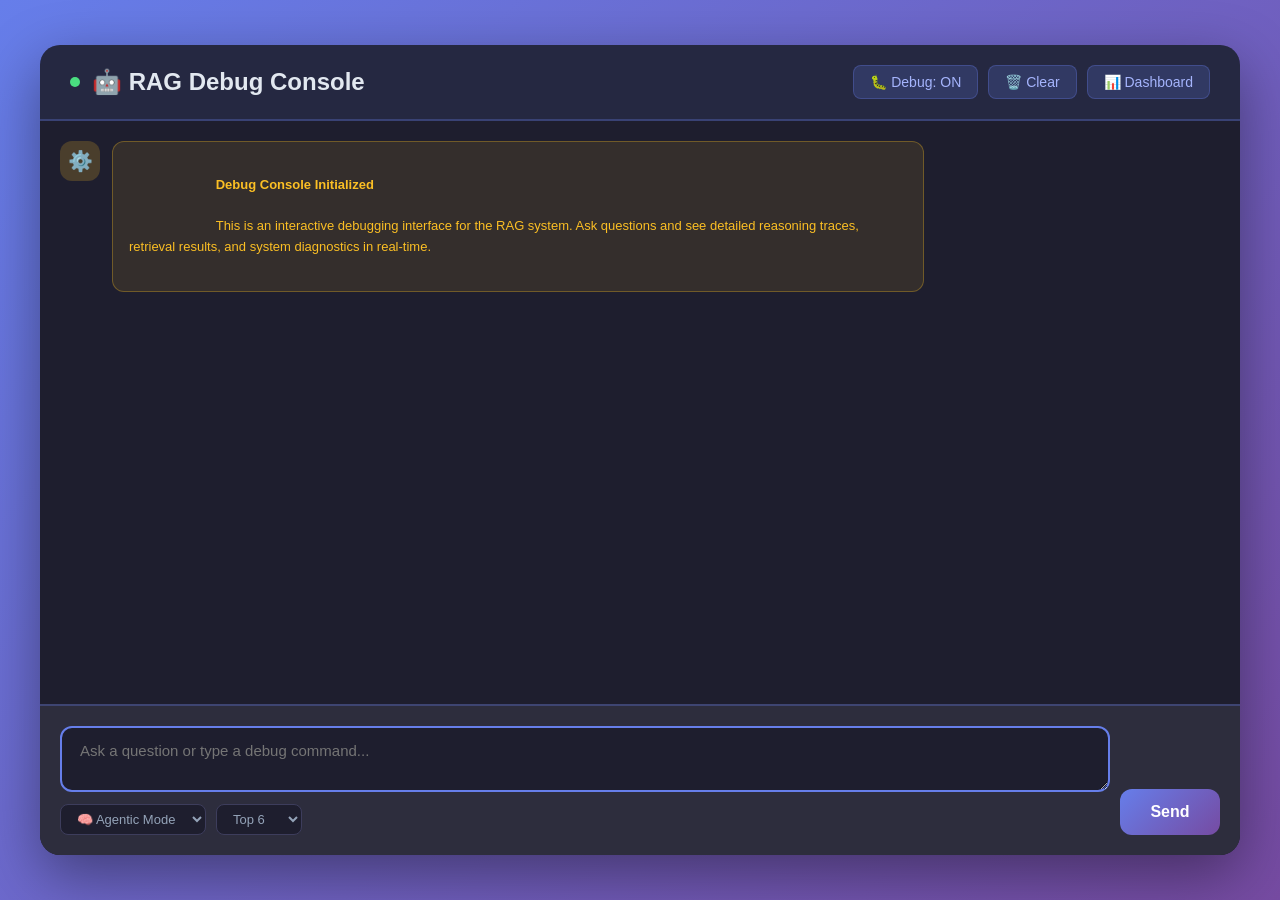
<file: static/debug.html>
<!DOCTYPE html>
<html lang="en">
<head>
    <meta charset="UTF-8">
    <meta name="viewport" content="width=device-width, initial-scale=1.0">
    <title>RAG Debug Chatbot</title>
    <style>
        * {
            margin: 0;
            padding: 0;
            box-sizing: border-box;
        }
        
        body {
            font-family: -apple-system, BlinkMacSystemFont, 'Segoe UI', Roboto, Oxygen, Ubuntu, Cantarell, sans-serif;
            background: linear-gradient(135deg, #667eea 0%, #764ba2 100%);
            height: 100vh;
            display: flex;
            justify-content: center;
            align-items: center;
            padding: 20px;
        }
        
        .chat-container {
            width: 100%;
            max-width: 1200px;
            height: 90vh;
            background: #1e1e2e;
            border-radius: 20px;
            box-shadow: 0 20px 60px rgba(0, 0, 0, 0.4);
            display: flex;
            flex-direction: column;
            overflow: hidden;
        }
        
        .chat-header {
            background: rgba(102, 126, 234, 0.1);
            padding: 20px 30px;
            border-bottom: 2px solid rgba(102, 126, 234, 0.3);
            display: flex;
            justify-content: space-between;
            align-items: center;
        }
        
        .header-title {
            display: flex;
            align-items: center;
            gap: 12px;
        }
        
        .header-title h1 {
            font-size: 1.5em;
            color: #e2e8f0;
            font-weight: 600;
        }
        
        .status-indicator {
            width: 10px;
            height: 10px;
            border-radius: 50%;
            background: #4ade80;
            animation: pulse 2s infinite;
        }
        
        @keyframes pulse {
            0%, 100% { opacity: 1; }
            50% { opacity: 0.5; }
        }
        
        .header-actions {
            display: flex;
            gap: 10px;
        }
        
        .btn-header {
            padding: 8px 16px;
            background: rgba(102, 126, 234, 0.2);
            color: #a5b4fc;
            border: 1px solid rgba(102, 126, 234, 0.3);
            border-radius: 8px;
            cursor: pointer;
            font-size: 14px;
            transition: all 0.3s;
        }
        
        .btn-header:hover {
            background: rgba(102, 126, 234, 0.3);
            color: #e2e8f0;
        }
        
        .chat-messages {
            flex: 1;
            overflow-y: auto;
            padding: 20px;
            display: flex;
            flex-direction: column;
            gap: 16px;
        }
        
        .message {
            display: flex;
            gap: 12px;
            animation: slideIn 0.3s ease-out;
        }
        
        @keyframes slideIn {
            from {
                opacity: 0;
                transform: translateY(10px);
            }
            to {
                opacity: 1;
                transform: translateY(0);
            }
        }
        
        .message.user {
            flex-direction: row-reverse;
        }
        
        .message-avatar {
            width: 40px;
            height: 40px;
            border-radius: 12px;
            display: flex;
            align-items: center;
            justify-content: center;
            font-size: 20px;
            flex-shrink: 0;
        }
        
        .message.user .message-avatar {
            background: linear-gradient(135deg, #667eea 0%, #764ba2 100%);
        }
        
        .message.assistant .message-avatar {
            background: rgba(74, 222, 128, 0.2);
        }
        
        .message.system .message-avatar {
            background: rgba(251, 191, 36, 0.2);
        }
        
        .message-content {
            flex: 1;
            max-width: 70%;
        }
        
        .message.user .message-content {
            background: linear-gradient(135deg, #667eea 0%, #764ba2 100%);
            color: white;
            border-radius: 18px 18px 4px 18px;
            padding: 14px 18px;
        }
        
        .message.assistant .message-content {
            background: #2d2d3d;
            color: #e2e8f0;
            border-radius: 18px 18px 18px 4px;
            padding: 14px 18px;
        }
        
        .message.system .message-content {
            background: rgba(251, 191, 36, 0.1);
            color: #fbbf24;
            border-radius: 12px;
            padding: 12px 16px;
            font-size: 13px;
            border: 1px solid rgba(251, 191, 36, 0.3);
        }
        
        .message-header {
            display: flex;
            justify-content: space-between;
            align-items: center;
            margin-bottom: 6px;
            font-size: 12px;
            opacity: 0.7;
        }
        
        .message-text {
            line-height: 1.6;
            white-space: pre-wrap;
            word-wrap: break-word;
        }
        
        .debug-panel {
            margin-top: 10px;
            padding: 12px;
            background: rgba(0, 0, 0, 0.3);
            border-radius: 8px;
            font-size: 12px;
            font-family: 'Courier New', monospace;
        }
        
        .debug-title {
            color: #a78bfa;
            font-weight: 600;
            margin-bottom: 8px;
            display: flex;
            align-items: center;
            gap: 6px;
            cursor: pointer;
        }
        
        .debug-content {
            color: #94a3b8;
            line-height: 1.6;
            max-height: 300px;
            overflow-y: auto;
        }
        
        .debug-item {
            margin: 4px 0;
            padding: 4px 8px;
            background: rgba(0, 0, 0, 0.2);
            border-radius: 4px;
            border-left: 2px solid #667eea;
        }
        
        .badge {
            display: inline-block;
            padding: 4px 10px;
            background: rgba(102, 126, 234, 0.2);
            border-radius: 12px;
            font-size: 11px;
            margin: 2px;
            color: #a5b4fc;
        }
        
        .sources-list {
            margin-top: 10px;
        }
        
        .source-item {
            background: rgba(0, 0, 0, 0.2);
            padding: 8px;
            margin: 6px 0;
            border-radius: 6px;
            font-size: 13px;
            border-left: 3px solid #4ade80;
        }
        
        .source-header {
            display: flex;
            justify-content: space-between;
            margin-bottom: 4px;
            color: #4ade80;
            font-weight: 600;
        }
        
        .source-text {
            color: #94a3b8;
            font-size: 12px;
            line-height: 1.5;
        }
        
        .chat-input-container {
            padding: 20px;
            background: #2d2d3d;
            border-top: 2px solid rgba(102, 126, 234, 0.3);
        }
        
        .input-wrapper {
            display: flex;
            gap: 10px;
            align-items: flex-end;
        }
        
        .input-controls {
            flex: 1;
        }
        
        .chat-input {
            width: 100%;
            padding: 14px 18px;
            background: #1e1e2e;
            border: 2px solid #3d3d5c;
            border-radius: 12px;
            color: #e2e8f0;
            font-size: 15px;
            font-family: inherit;
            resize: vertical;
            min-height: 50px;
            max-height: 150px;
            transition: border-color 0.3s;
        }
        
        .chat-input:focus {
            outline: none;
            border-color: #667eea;
        }
        
        .input-options {
            display: flex;
            gap: 10px;
            margin-top: 8px;
        }
        
        .option-select {
            padding: 6px 12px;
            background: #1e1e2e;
            border: 1px solid #3d3d5c;
            border-radius: 8px;
            color: #94a3b8;
            font-size: 13px;
            cursor: pointer;
        }
        
        .btn-send {
            padding: 14px 28px;
            background: linear-gradient(135deg, #667eea 0%, #764ba2 100%);
            color: white;
            border: none;
            border-radius: 12px;
            cursor: pointer;
            font-size: 16px;
            font-weight: 600;
            transition: all 0.3s;
            min-width: 100px;
        }
        
        .btn-send:hover:not(:disabled) {
            transform: translateY(-2px);
            box-shadow: 0 4px 20px rgba(102, 126, 234, 0.4);
        }
        
        .btn-send:disabled {
            opacity: 0.5;
            cursor: not-allowed;
        }
        
        .typing-indicator {
            display: flex;
            gap: 4px;
            padding: 12px;
        }
        
        .typing-dot {
            width: 8px;
            height: 8px;
            background: #667eea;
            border-radius: 50%;
            animation: typing 1.4s infinite;
        }
        
        .typing-dot:nth-child(2) {
            animation-delay: 0.2s;
        }
        
        .typing-dot:nth-child(3) {
            animation-delay: 0.4s;
        }
        
        @keyframes typing {
            0%, 60%, 100% {
                transform: translateY(0);
            }
            30% {
                transform: translateY(-10px);
            }
        }
        
        .collapsible {
            max-height: 0;
            overflow: hidden;
            transition: max-height 0.3s ease-out;
        }
        
        .collapsible.expanded {
            max-height: 500px;
        }
        
        ::-webkit-scrollbar {
            width: 8px;
        }
        
        ::-webkit-scrollbar-track {
            background: #1e1e2e;
        }
        
        ::-webkit-scrollbar-thumb {
            background: #3d3d5c;
            border-radius: 4px;
        }
        
        ::-webkit-scrollbar-thumb:hover {
            background: #4d4d6c;
        }
    </style>
</head>
<body>
    <div class="chat-container">
        <div class="chat-header">
            <div class="header-title">
                <div class="status-indicator"></div>
                <h1>🤖 RAG Debug Console</h1>
            </div>
            <div class="header-actions">
                <button class="btn-header" onclick="toggleDebugMode()">
                    <span id="debug-mode-text">🐛 Debug: ON</span>
                </button>
                <button class="btn-header" onclick="clearChat()">🗑️ Clear</button>
                <button class="btn-header" onclick="window.location.href='/'">📊 Dashboard</button>
            </div>
        </div>
        
        <div class="chat-messages" id="chat-messages">
            <div class="message system">
                <div class="message-avatar">⚙️</div>
                <div class="message-content">
                    <div class="message-text">
                        <strong>Debug Console Initialized</strong><br>
                        This is an interactive debugging interface for the RAG system. Ask questions and see detailed reasoning traces, retrieval results, and system diagnostics in real-time.
                    </div>
                </div>
            </div>
        </div>
        
        <div class="chat-input-container">
            <div class="input-wrapper">
                <div class="input-controls">
                    <textarea 
                        class="chat-input" 
                        id="user-input" 
                        placeholder="Ask a question or type a debug command..."
                        onkeydown="handleKeyPress(event)"
                    ></textarea>
                    <div class="input-options">
                        <select class="option-select" id="query-mode">
                            <option value="agentic">🧠 Agentic Mode</option>
                            <option value="simple">⚡ Simple Mode</option>
                        </select>
                        <select class="option-select" id="top-k">
                            <option value="3">Top 3</option>
                            <option value="5">Top 5</option>
                            <option value="6" selected>Top 6</option>
                            <option value="10">Top 10</option>
                        </select>
                    </div>
                </div>
                <button class="btn-send" id="send-btn" onclick="sendMessage()">
                    Send
                </button>
            </div>
        </div>
    </div>
    
    <script>
        const API_BASE = window.location.origin;
        let debugMode = true;
        let messageCount = 0;
        
        function toggleDebugMode() {
            debugMode = !debugMode;
            document.getElementById('debug-mode-text').textContent = 
                debugMode ? '🐛 Debug: ON' : '🐛 Debug: OFF';
        }
        
        function clearChat() {
            if (confirm('Clear all messages?')) {
                const container = document.getElementById('chat-messages');
                container.innerHTML = `
                    <div class="message system">
                        <div class="message-avatar">⚙️</div>
                        <div class="message-content">
                            <div class="message-text">Chat cleared. Ready for new queries.</div>
                        </div>
                    </div>
                `;
                messageCount = 0;
            }
        }
        
        function handleKeyPress(event) {
            if (event.key === 'Enter' && !event.shiftKey) {
                event.preventDefault();
                sendMessage();
            }
        }
        
        function addMessage(type, content, metadata = null) {
            const container = document.getElementById('chat-messages');
            const messageDiv = document.createElement('div');
            messageDiv.className = `message ${type}`;
            
            let avatar = '👤';
            if (type === 'assistant') avatar = '🤖';
            if (type === 'system') avatar = '⚙️';
            
            let html = `
                <div class="message-avatar">${avatar}</div>
                <div class="message-content">
            `;
            
            if (type === 'user') {
                html += `<div class="message-text">${escapeHtml(content)}</div>`;
            } else if (type === 'assistant') {
                html += `
                    <div class="message-header">
                        <span>Assistant</span>
                        <span>${new Date().toLocaleTimeString()}</span>
                    </div>
                    <div class="message-text">${escapeHtml(content)}</div>
                `;
                
                if (metadata && debugMode) {
                    html += createDebugPanel(metadata);
                }
            } else {
                html += `<div class="message-text">${content}</div>`;
            }
            
            html += `</div>`;
            messageDiv.innerHTML = html;
            
            container.appendChild(messageDiv);
            container.scrollTop = container.scrollHeight;
            
            messageCount++;
        }
        
        function createDebugPanel(metadata) {
            let html = '<div class="debug-panel">';
            
            // Statistics
            html += `
                <div class="debug-title" onclick="toggleSection(this)">
                    📊 Statistics ▼
                </div>
                <div class="debug-content">
            `;
            
            if (metadata.mode === 'agentic') {
                html += `
                    <span class="badge">⚡ Iterations: ${metadata.iterations}</span>
                    <span class="badge">📚 Chunks: ${metadata.chunks}</span>
                    <span class="badge">⏱️ Time: ${metadata.time}s</span>
                `;
                
                if (metadata.confidence) {
                    const confPercent = (metadata.confidence * 100).toFixed(1);
                    const confColor = metadata.confidence >= 0.7 ? '#4ade80' : '#fbbf24';
                    html += `<span class="badge" style="background: ${confColor}20; color: ${confColor}">🎯 Confidence: ${confPercent}%</span>`;
                }
                
                if (metadata.verification !== undefined) {
                    const verifyColor = metadata.verification ? '#4ade80' : '#f87171';
                    html += `<span class="badge" style="background: ${verifyColor}20; color: ${verifyColor}">✓ Verified: ${metadata.verification}</span>`;
                }
            } else {
                html += `
                    <span class="badge">📚 Chunks: ${metadata.chunks}</span>
                `;
            }
            
            html += '</div>';
            
            // Reasoning Trace
            if (metadata.reasoning && metadata.reasoning.length > 0) {
                html += `
                    <div class="debug-title" onclick="toggleSection(this)">
                        🧠 Reasoning Trace ▼
                    </div>
                    <div class="debug-content collapsible">
                `;
                
                metadata.reasoning.forEach((step, idx) => {
                    html += `<div class="debug-item"><strong>Step ${idx + 1}:</strong> ${escapeHtml(step)}</div>`;
                });
                
                html += '</div>';
            }
            
            // Sources
            if (metadata.sources && metadata.sources.length > 0) {
                html += `
                    <div class="debug-title" onclick="toggleSection(this)">
                        📄 Sources (${metadata.sources.length}) ▼
                    </div>
                    <div class="debug-content collapsible">
                        <div class="sources-list">
                `;
                
                metadata.sources.forEach((source, idx) => {
                    const similarity = source.similarity ? (source.similarity * 100).toFixed(1) : 'N/A';
                    const sourceName = typeof source === 'string' ? source : source.source;
                    const sourceText = source.text || '';
                    
                    html += `
                        <div class="source-item">
                            <div class="source-header">
                                <span>📄 ${escapeHtml(sourceName)}</span>
                                <span>${similarity}%</span>
                            </div>
                            ${sourceText ? `<div class="source-text">${escapeHtml(sourceText)}</div>` : ''}
                        </div>
                    `;
                });
                
                html += '</div></div>';
            }
            
            html += '</div>';
            return html;
        }
        
        function toggleSection(element) {
            const content = element.nextElementSibling;
            if (content.classList.contains('collapsible')) {
                content.classList.toggle('expanded');
                element.textContent = content.classList.contains('expanded') 
                    ? element.textContent.replace('▶', '▼')
                    : element.textContent.replace('▼', '▶');
            }
        }
        
        function addTypingIndicator() {
            const container = document.getElementById('chat-messages');
            const typingDiv = document.createElement('div');
            typingDiv.className = 'message assistant';
            typingDiv.id = 'typing-indicator';
            typingDiv.innerHTML = `
                <div class="message-avatar">🤖</div>
                <div class="message-content">
                    <div class="typing-indicator">
                        <div class="typing-dot"></div>
                        <div class="typing-dot"></div>
                        <div class="typing-dot"></div>
                    </div>
                </div>
            `;
            container.appendChild(typingDiv);
            container.scrollTop = container.scrollHeight;
        }
        
        function removeTypingIndicator() {
            const indicator = document.getElementById('typing-indicator');
            if (indicator) indicator.remove();
        }
        
        async function sendMessage() {
            const input = document.getElementById('user-input');
            const query = input.value.trim();
            
            if (!query) return;
            
            const mode = document.getElementById('query-mode').value;
            const topK = parseInt(document.getElementById('top-k').value);
            
            // Add user message
            addMessage('user', query);
            input.value = '';
            
            // Disable send button
            const sendBtn = document.getElementById('send-btn');
            sendBtn.disabled = true;
            sendBtn.textContent = 'Processing...';
            
            // Show typing indicator
            addTypingIndicator();
            
            try {
                const endpoint = mode === 'agentic' ? '/query/agentic' : '/query/simple';
                const startTime = performance.now();
                
                const response = await fetch(API_BASE + endpoint, {
                    method: 'POST',
                    headers: { 'Content-Type': 'application/json' },
                    body: JSON.stringify({
                        query: query,
                        top_k: topK
                    })
                });
                
                const data = await response.json();
                const processingTime = ((performance.now() - startTime) / 1000).toFixed(2);
                
                removeTypingIndicator();
                
                if (response.ok) {
                    const metadata = {
                        mode: mode,
                        time: data.processing_time?.toFixed(2) || processingTime,
                        chunks: data.retrieved_chunks || 0,
                        iterations: data.iterations || 1,
                        confidence: data.confidence,
                        verification: data.verification_passed,
                        reasoning: data.reasoning_trace || [],
                        sources: data.sources || []
                    };
                    
                    addMessage('assistant', data.answer, metadata);
                } else {
                    addMessage('assistant', `Error: ${data.detail || 'Unknown error occurred'}`);
                }
            } catch (error) {
                removeTypingIndicator();
                addMessage('assistant', `Network error: ${error.message}`);
            } finally {
                sendBtn.disabled = false;
                sendBtn.textContent = 'Send';
            }
        }
        
        function escapeHtml(text) {
            const div = document.createElement('div');
            div.textContent = text;
            return div.innerHTML;
        }
        
        // Initialize
        document.getElementById('user-input').focus();
    </script>
</body>
</html>
</file>
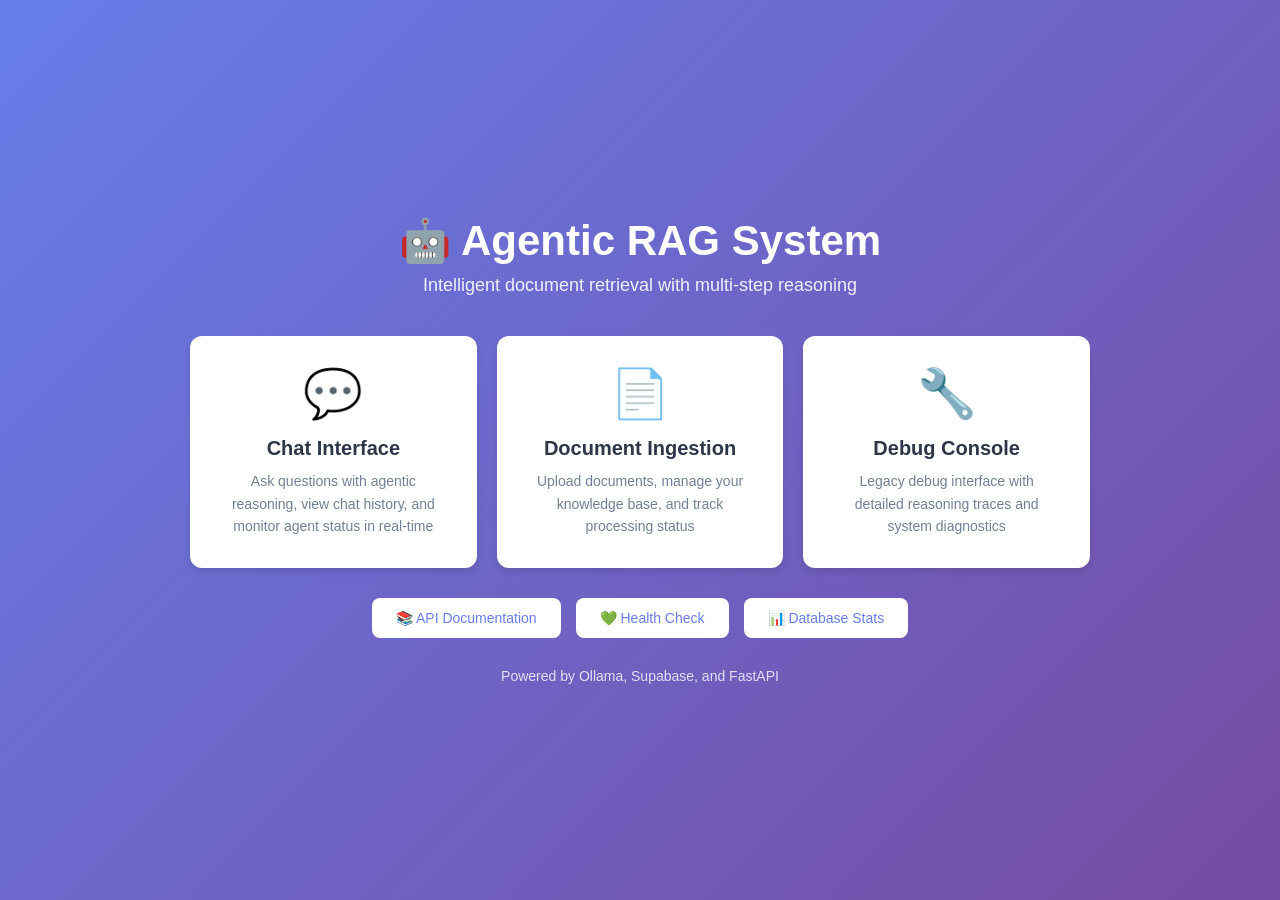
<file: static/home.html>
<!DOCTYPE html>
<html lang="en">
<head>
    <meta charset="UTF-8">
    <meta name="viewport" content="width=device-width, initial-scale=1.0">
    <title>Agentic RAG System</title>
    <style>
        * {
            margin: 0;
            padding: 0;
            box-sizing: border-box;
        }

        body {
            font-family: -apple-system, BlinkMacSystemFont, 'Segoe UI', Roboto, Oxygen, Ubuntu, Cantarell, sans-serif;
            background: linear-gradient(135deg, #667eea 0%, #764ba2 100%);
            min-height: 100vh;
            display: flex;
            align-items: center;
            justify-content: center;
            padding: 20px;
        }

        .container {
            max-width: 900px;
            width: 100%;
        }

        .header {
            text-align: center;
            color: white;
            margin-bottom: 40px;
        }

        .header h1 {
            font-size: 42px;
            margin-bottom: 10px;
            font-weight: 700;
        }

        .header p {
            font-size: 18px;
            opacity: 0.9;
        }

        .card-grid {
            display: grid;
            grid-template-columns: repeat(auto-fit, minmax(250px, 1fr));
            gap: 20px;
            margin-bottom: 30px;
        }

        .card {
            background: white;
            border-radius: 12px;
            padding: 30px;
            text-align: center;
            text-decoration: none;
            color: #2d3748;
            transition: transform 0.3s, box-shadow 0.3s;
            box-shadow: 0 4px 6px rgba(0, 0, 0, 0.1);
        }

        .card:hover {
            transform: translateY(-5px);
            box-shadow: 0 12px 24px rgba(0, 0, 0, 0.15);
        }

        .card-icon {
            font-size: 48px;
            margin-bottom: 15px;
        }

        .card-title {
            font-size: 20px;
            font-weight: 600;
            margin-bottom: 10px;
            color: #2d3748;
        }

        .card-description {
            font-size: 14px;
            color: #718096;
            line-height: 1.6;
        }

        .api-links {
            display: flex;
            gap: 15px;
            justify-content: center;
            flex-wrap: wrap;
        }

        .api-link {
            background: white;
            color: #667eea;
            padding: 12px 24px;
            border-radius: 8px;
            text-decoration: none;
            font-size: 14px;
            font-weight: 500;
            transition: background 0.3s;
        }

        .api-link:hover {
            background: #f7fafc;
        }

        .footer {
            text-align: center;
            color: white;
            margin-top: 30px;
            font-size: 14px;
            opacity: 0.8;
        }
    </style>
</head>
<body>
    <div class="container">
        <div class="header">
            <h1>🤖 Agentic RAG System</h1>
            <p>Intelligent document retrieval with multi-step reasoning</p>
        </div>

        <div class="card-grid">
            <a href="/chat" class="card">
                <div class="card-icon">💬</div>
                <div class="card-title">Chat Interface</div>
                <div class="card-description">
                    Ask questions with agentic reasoning, view chat history, and monitor agent status in real-time
                </div>
            </a>

            <a href="/ingest" class="card">
                <div class="card-icon">📄</div>
                <div class="card-title">Document Ingestion</div>
                <div class="card-description">
                    Upload documents, manage your knowledge base, and track processing status
                </div>
            </a>

            <a href="/debug" class="card">
                <div class="card-icon">🔧</div>
                <div class="card-title">Debug Console</div>
                <div class="card-description">
                    Legacy debug interface with detailed reasoning traces and system diagnostics
                </div>
            </a>
        </div>

        <div class="api-links">
            <a href="/docs" class="api-link">📚 API Documentation</a>
            <a href="/health" class="api-link">💚 Health Check</a>
            <a href="/stats" class="api-link">📊 Database Stats</a>
        </div>

        <div class="footer">
            <p>Powered by Ollama, Supabase, and FastAPI</p>
        </div>
    </div>
</body>
</html>
</file>
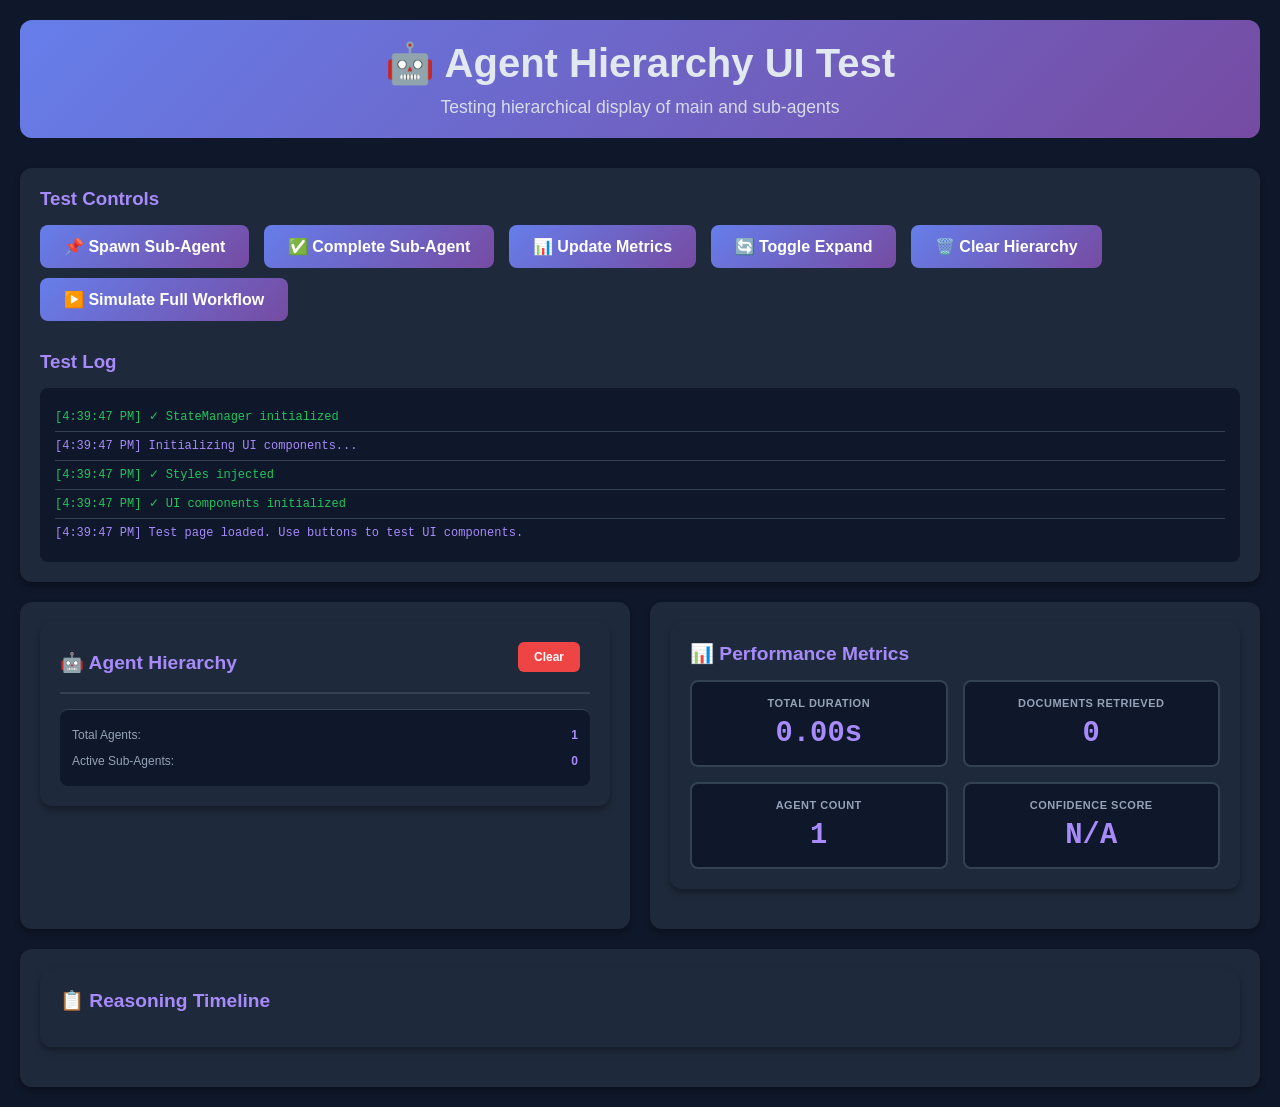
<file: static/test-hierarchy.html>
<!DOCTYPE html>
<html lang="en">
<head>
    <meta charset="UTF-8">
    <meta name="viewport" content="width=device-width, initial-scale=1.0">
    <title>Agent Hierarchy UI Test</title>
    <style>
        * {
            margin: 0;
            padding: 0;
            box-sizing: border-box;
        }
        
        body {
            font-family: 'Segoe UI', Tahoma, Geneva, Verdana, sans-serif;
            background: #0f172a;
            color: #e2e8f0;
            padding: 20px;
        }
        
        .container {
            max-width: 1400px;
            margin: 0 auto;
        }
        
        header {
            text-align: center;
            margin-bottom: 30px;
            padding: 20px;
            background: linear-gradient(135deg, #667eea 0%, #764ba2 100%);
            border-radius: 12px;
        }
        
        h1 {
            font-size: 2.5em;
            margin-bottom: 10px;
        }
        
        .subtitle {
            font-size: 1.1em;
            opacity: 0.9;
        }
        
        .grid {
            display: grid;
            grid-template-columns: 1fr 1fr;
            gap: 20px;
            margin-bottom: 20px;
        }
        
        @media (max-width: 1024px) {
            .grid {
                grid-template-columns: 1fr;
            }
        }
        
        .card {
            background: #1e293b;
            border-radius: 12px;
            padding: 20px;
            box-shadow: 0 4px 6px rgba(0, 0, 0, 0.3);
        }
        
        button {
            padding: 12px 24px;
            background: linear-gradient(135deg, #667eea 0%, #764ba2 100%);
            color: white;
            border: none;
            border-radius: 8px;
            font-size: 16px;
            font-weight: 600;
            cursor: pointer;
            transition: transform 0.2s, box-shadow 0.2s;
            margin-right: 10px;
            margin-bottom: 10px;
        }
        
        button:hover {
            transform: translateY(-2px);
            box-shadow: 0 4px 12px rgba(102, 126, 234, 0.4);
        }
        
        .control-panel {
            background: #1e293b;
            border-radius: 12px;
            padding: 20px;
            margin-bottom: 20px;
            box-shadow: 0 4px 6px rgba(0, 0, 0, 0.3);
        }
        
        .control-panel h3 {
            color: #a78bfa;
            margin-bottom: 15px;
        }
        
        .test-log {
            background: #0f172a;
            border-radius: 8px;
            padding: 15px;
            max-height: 200px;
            overflow-y: auto;
            font-family: 'Courier New', monospace;
            font-size: 12px;
            line-height: 1.5;
        }
        
        .log-entry {
            padding: 5px 0;
            border-bottom: 1px solid #334155;
        }
        
        .log-entry:last-child {
            border-bottom: none;
        }
        
        .log-success {
            color: #22c55e;
        }
        
        .log-error {
            color: #ef4444;
        }
        
        .log-info {
            color: #a78bfa;
        }
    </style>
</head>
<body>
    <div class="container">
        <header>
            <h1>🤖 Agent Hierarchy UI Test</h1>
            <p class="subtitle">Testing hierarchical display of main and sub-agents</p>
        </header>

        <div class="control-panel">
            <h3>Test Controls</h3>
            <button onclick="testSpawnSubAgent()">📌 Spawn Sub-Agent</button>
            <button onclick="testCompleteSubAgent()">✅ Complete Sub-Agent</button>
            <button onclick="testUpdateMetrics()">📊 Update Metrics</button>
            <button onclick="testToggleExpanded()">🔄 Toggle Expand</button>
            <button onclick="testClearHierarchy()">🗑️ Clear Hierarchy</button>
            <button onclick="testSimulateFullWorkflow()">▶️ Simulate Full Workflow</button>
            
            <h3 style="margin-top: 20px;">Test Log</h3>
            <div class="test-log" id="test-log"></div>
        </div>

        <div class="grid">
            <div id="agent-hierarchy-container" class="card"></div>
            <div id="metrics-panel-container" class="card"></div>
        </div>

        <div id="reasoning-timeline-container" class="card"></div>
    </div>

    <!-- Load Scripts -->
    <script src="js/state-manager.js"></script>
    <script src="js/ui-components.js"></script>

    <script>
        let testLog = [];

        function addLog(message, type = 'info') {
            const timestamp = new Date().toLocaleTimeString();
            const entry = `[${timestamp}] ${message}`;
            testLog.push({ message: entry, type });
            
            const logEl = document.getElementById('test-log');
            const entryEl = document.createElement('div');
            entryEl.className = `log-entry log-${type}`;
            entryEl.textContent = entry;
            logEl.appendChild(entryEl);
            logEl.scrollTop = logEl.scrollHeight;
        }

        function initializeStateManager() {
            if (!window.StateManagerInstance) {
                window.StateManagerInstance = new StateManager({
                    persistenceEnabled: false
                });
                addLog('✓ StateManager initialized', 'success');
            }
            return window.StateManagerInstance;
        }

        function initializeUIComponents() {
            if (!window.agentHierarchyPanel) {
                addLog('Initializing UI components...', 'info');
                
                // Add styles
                if (document.getElementById('hierarchy-styles') === null) {
                    const temp = document.createElement('div');
                    temp.innerHTML = HierarchyStyles;
                    document.head.appendChild(temp.firstElementChild);
                    addLog('✓ Styles injected', 'success');
                }
                
                window.agentHierarchyPanel = new AgentHierarchyPanel('agent-hierarchy-container');
                window.metricsPanel = new MetricsPanel('metrics-panel-container');
                window.reasoningTimeline = new ReasoningTimeline('reasoning-timeline-container');
                
                addLog('✓ UI components initialized', 'success');
            }
        }

        async function testSpawnSubAgent() {
            initializeStateManager();
            initializeUIComponents();
            
            const agentType = ['full_document', 'comparison', 'extraction'][Math.floor(Math.random() * 3)];
            const agentId = await window.StateManagerInstance.dispatch('recordSubAgentSpawn', {
                agentType: agentType,
                context: `Processing with ${agentType} strategy`,
                reasoning: [
                    'Detected full document scenario',
                    'Spawning isolated sub-agent',
                    'Initializing tools for ' + agentType
                ]
            });
            
            addLog(`✓ Spawned sub-agent: ${agentType} (ID: ${agentId})`, 'success');
        }

        async function testCompleteSubAgent() {
            initializeStateManager();
            const hierarchy = window.StateManagerInstance.getState('debug.agentHierarchy');
            
            if (!hierarchy.subAgents || hierarchy.subAgents.length === 0) {
                addLog('✗ No sub-agents to complete', 'error');
                return;
            }
            
            const lastAgent = hierarchy.subAgents[hierarchy.subAgents.length - 1];
            
            await window.StateManagerInstance.dispatch('recordSubAgentResult', {
                subAgentId: lastAgent.id,
                result: 'Successfully processed and retrieved relevant information',
                reasoning: [
                    'Analyzed full document structure',
                    'Extracted key entities and relationships',
                    'Generated comprehensive summary'
                ],
                metrics: {
                    retrievedDocuments: Math.floor(Math.random() * 10) + 3,
                    confidence: Math.random() * 0.4 + 0.6
                }
            });
            
            addLog(`✓ Completed sub-agent: ${lastAgent.type}`, 'success');
        }

        async function testUpdateMetrics() {
            initializeStateManager();
            
            await window.StateManagerInstance.dispatch('updateMainAgentMetrics', {
                metrics: {
                    duration: Math.random() * 5 + 2,
                    retrievedDocuments: Math.floor(Math.random() * 15) + 5,
                    iterations: Math.floor(Math.random() * 3) + 1,
                    confidence: Math.random() * 0.3 + 0.7
                }
            });
            
            addLog('✓ Updated main agent metrics', 'success');
        }

        async function testToggleExpanded() {
            initializeStateManager();
            await window.StateManagerInstance.dispatch('toggleAgentExpanded', { agentId: 'main' });
            addLog('✓ Toggled main agent expansion', 'success');
        }

        async function testClearHierarchy() {
            initializeStateManager();
            await window.StateManagerInstance.dispatch('clearAgentHierarchy');
            addLog('✓ Cleared agent hierarchy', 'success');
        }

        async function testSimulateFullWorkflow() {
            initializeStateManager();
            initializeUIComponents();
            
            addLog('Starting full workflow simulation...', 'info');
            
            // Update main agent
            await window.StateManagerInstance.dispatch('updateMainAgentReasoning', {
                reasoning: [
                    'Analyzing query: "What are the key features of X?"',
                    'Detected full document scenario',
                    'Spawning specialized sub-agents for different aspects'
                ]
            });
            
            // Spawn multiple sub-agents
            const subAgentIds = [];
            for (let i = 0; i < 2; i++) {
                const types = ['full_document', 'extraction', 'comparison'];
                const agentId = await window.StateManagerInstance.dispatch('recordSubAgentSpawn', {
                    agentType: types[i],
                    context: `Sub-agent ${i + 1} processing`,
                    reasoning: [
                        `Initializing ${types[i]} agent`,
                        'Loading relevant tools and context'
                    ]
                });
                subAgentIds.push(agentId);
                await new Promise(r => setTimeout(r, 500));
            }
            
            addLog(`✓ Spawned ${subAgentIds.length} sub-agents`, 'success');
            
            // Complete each sub-agent
            for (let i = 0; i < subAgentIds.length; i++) {
                const hierarchy = window.StateManagerInstance.getState('debug.agentHierarchy');
                const agent = hierarchy.subAgents[i];
                
                await window.StateManagerInstance.dispatch('recordSubAgentResult', {
                    subAgentId: agent.id,
                    result: `Analysis complete for aspect ${i + 1}: Found ${Math.floor(Math.random() * 5) + 3} relevant points`,
                    reasoning: [
                        'Processing complete',
                        'Aggregating results',
                        'Generating summary'
                    ],
                    metrics: {
                        retrievedDocuments: Math.floor(Math.random() * 10) + 3,
                        confidence: Math.random() * 0.3 + 0.7
                    }
                });
                
                await new Promise(r => setTimeout(r, 500));
            }
            
            addLog('✓ All sub-agents completed', 'success');
            
            // Update main agent metrics
            await window.StateManagerInstance.dispatch('updateMainAgentMetrics', {
                metrics: {
                    duration: 8.5,
                    retrievedDocuments: 15,
                    iterations: 3,
                    confidence: 0.85
                }
            });
            
            addLog('✓ Updated final metrics', 'success');
            addLog('✅ Workflow simulation complete!', 'success');
        }

        // Initialize on page load
        document.addEventListener('DOMContentLoaded', function() {
            initializeStateManager();
            initializeUIComponents();
            addLog('Test page loaded. Use buttons to test UI components.', 'info');
        });
    </script>
</body>
</html>
</file>
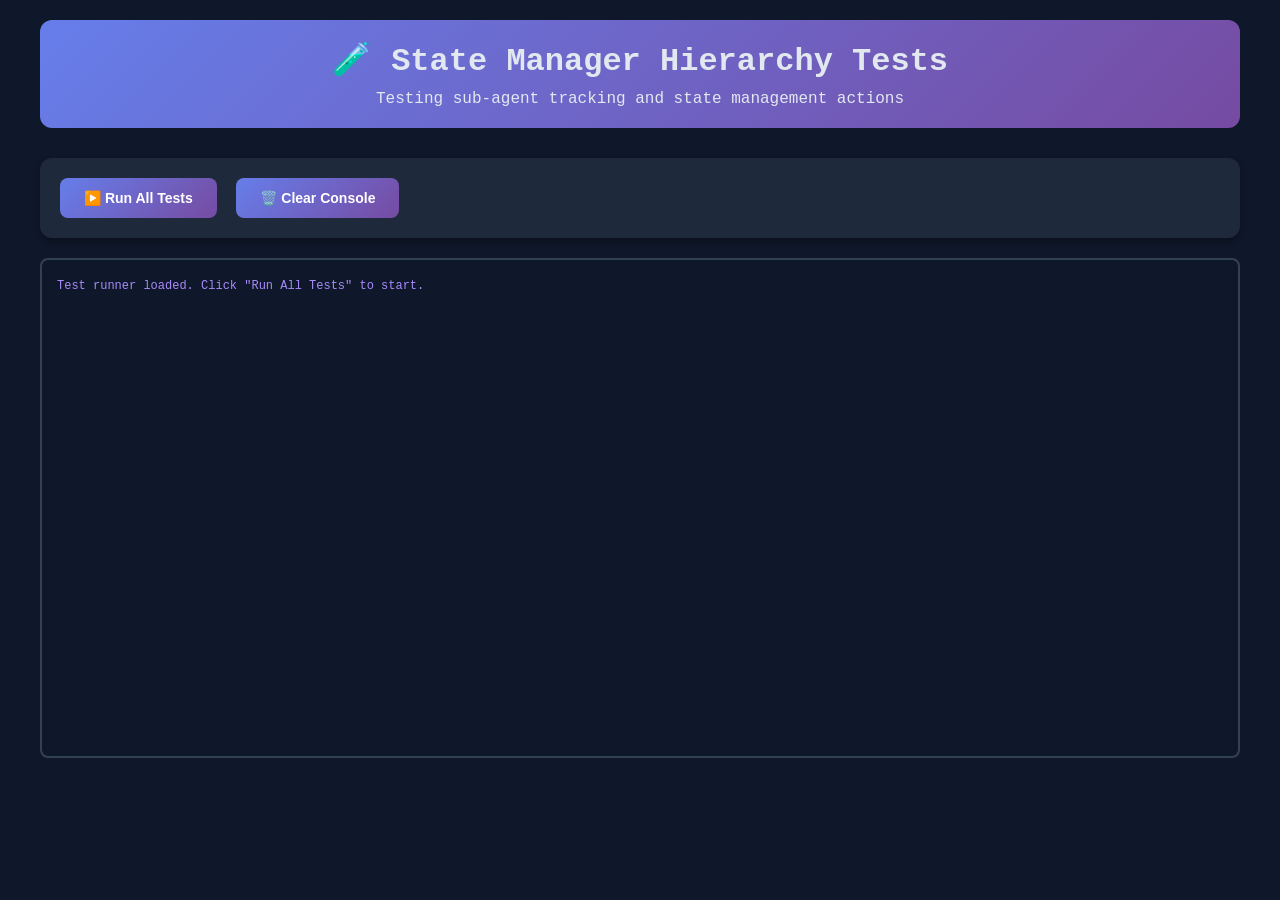
<file: static/test-state-manager.html>
<!DOCTYPE html>
<html lang="en">
<head>
    <meta charset="UTF-8">
    <meta name="viewport" content="width=device-width, initial-scale=1.0">
    <title>State Manager Hierarchy Tests</title>
    <style>
        * {
            margin: 0;
            padding: 0;
            box-sizing: border-box;
        }
        
        body {
            font-family: 'Courier New', monospace;
            background: #0f172a;
            color: #e2e8f0;
            padding: 20px;
        }
        
        .container {
            max-width: 1200px;
            margin: 0 auto;
        }
        
        header {
            text-align: center;
            margin-bottom: 30px;
            padding: 20px;
            background: linear-gradient(135deg, #667eea 0%, #764ba2 100%);
            border-radius: 12px;
        }
        
        h1 {
            font-size: 2em;
            margin-bottom: 10px;
        }
        
        .test-controls {
            background: #1e293b;
            border-radius: 12px;
            padding: 20px;
            margin-bottom: 20px;
            box-shadow: 0 4px 6px rgba(0, 0, 0, 0.3);
        }
        
        button {
            padding: 12px 24px;
            background: linear-gradient(135deg, #667eea 0%, #764ba2 100%);
            color: white;
            border: none;
            border-radius: 8px;
            font-size: 14px;
            font-weight: 600;
            cursor: pointer;
            transition: transform 0.2s;
            margin-right: 10px;
        }
        
        button:hover {
            transform: translateY(-2px);
        }
        
        button:disabled {
            opacity: 0.5;
            cursor: not-allowed;
        }
        
        .console {
            background: #0f172a;
            border: 2px solid #334155;
            border-radius: 8px;
            padding: 15px;
            min-height: 500px;
            max-height: 800px;
            overflow-y: auto;
            font-size: 12px;
            line-height: 1.6;
        }
        
        .console-line {
            padding: 2px 0;
            color: #e2e8f0;
        }
        
        .console-line.success {
            color: #22c55e;
        }
        
        .console-line.error {
            color: #ef4444;
        }
        
        .console-line.info {
            color: #a78bfa;
        }
        
        .console-line.test {
            color: #3b82f6;
        }
        
        .console-line.summary {
            color: #fbbf24;
            font-weight: bold;
            border-top: 1px solid #334155;
            margin-top: 10px;
            padding-top: 10px;
        }
        
        .stats {
            display: grid;
            grid-template-columns: repeat(4, 1fr);
            gap: 15px;
            margin-top: 20px;
        }
        
        .stat-card {
            background: #1e293b;
            border-radius: 8px;
            padding: 15px;
            text-align: center;
            border-left: 4px solid #667eea;
        }
        
        .stat-card h3 {
            color: #94a3b8;
            font-size: 11px;
            text-transform: uppercase;
            margin-bottom: 8px;
            letter-spacing: 1px;
        }
        
        .stat-value {
            font-size: 2em;
            font-weight: bold;
            color: #a78bfa;
        }
        
        .stat-card.pass {
            border-left-color: #22c55e;
        }
        
        .stat-card.pass .stat-value {
            color: #22c55e;
        }
        
        .stat-card.fail {
            border-left-color: #ef4444;
        }
        
        .stat-card.fail .stat-value {
            color: #ef4444;
        }
        
        @media (max-width: 768px) {
            .stats {
                grid-template-columns: repeat(2, 1fr);
            }
        }
    </style>
</head>
<body>
    <div class="container">
        <header>
            <h1>🧪 State Manager Hierarchy Tests</h1>
            <p>Testing sub-agent tracking and state management actions</p>
        </header>

        <div class="test-controls">
            <button onclick="runTests()" id="run-btn">▶️ Run All Tests</button>
            <button onclick="clearConsole()">🗑️ Clear Console</button>
        </div>

        <div class="console" id="console"></div>

        <div class="stats" id="stats" style="display: none;">
            <div class="stat-card pass">
                <h3>Passed</h3>
                <div class="stat-value" id="stat-passed">0</div>
            </div>
            <div class="stat-card fail">
                <h3>Failed</h3>
                <div class="stat-value" id="stat-failed">0</div>
            </div>
            <div class="stat-card">
                <h3>Total</h3>
                <div class="stat-value" id="stat-total">0</div>
            </div>
            <div class="stat-card">
                <h3>Success Rate</h3>
                <div class="stat-value" id="stat-percent">0%</div>
            </div>
        </div>
    </div>

    <script src="js/state-manager.js"></script>
    <script src="js/test-hierarchy-state.js"></script>

    <script>
        const consoleEl = document.getElementById('console');
        const statsEl = document.getElementById('stats');
        let testSuite = null;

        function addConsoleLine(message, type = 'info') {
            const line = document.createElement('div');
            line.className = `console-line ${type}`;
            line.textContent = message;
            consoleEl.appendChild(line);
            consoleEl.scrollTop = consoleEl.scrollHeight;
        }

        function clearConsole() {
            consoleEl.innerHTML = '';
            statsEl.style.display = 'none';
        }

        async function runTests() {
            clearConsole();
            const runBtn = document.getElementById('run-btn');
            runBtn.disabled = true;
            runBtn.textContent = '⏳ Running...';

            try {
                // Redirect console to our UI
                const originalLog = console.log;
                const originalError = console.error;
                
                console.log = function(...args) {
                    const message = args.map(arg => 
                        typeof arg === 'object' ? JSON.stringify(arg) : String(arg)
                    ).join(' ');
                    
                    // Determine type based on message content
                    let type = 'info';
                    if (message.includes('✓')) type = 'success';
                    if (message.includes('✗')) type = 'error';
                    if (message.includes('TEST')) type = 'test';
                    if (message.includes('=====')) type = 'summary';
                    
                    addConsoleLine(message, type);
                    originalLog(...args);
                };
                
                console.error = function(...args) {
                    const message = args.map(arg => 
                        typeof arg === 'object' ? JSON.stringify(arg) : String(arg)
                    ).join(' ');
                    addConsoleLine(message, 'error');
                    originalError(...args);
                };

                // Run tests
                testSuite = new HierarchyStateTests();
                await testSuite.runAllTests();

                // Restore console
                console.log = originalLog;
                console.error = originalError;

                // Display stats
                displayStats(testSuite.testResults);

            } catch (error) {
                console.error('Test suite error:', error);
                addConsoleLine(`FATAL ERROR: ${error.message}`, 'error');
            } finally {
                runBtn.disabled = false;
                runBtn.textContent = '▶️ Run All Tests';
            }
        }

        function displayStats(results) {
            const passed = results.filter(r => r.passed).length;
            const failed = results.filter(r => !r.passed).length;
            const total = results.length;
            const percent = total > 0 ? ((passed / total) * 100).toFixed(1) : 0;

            document.getElementById('stat-passed').textContent = passed;
            document.getElementById('stat-failed').textContent = failed;
            document.getElementById('stat-total').textContent = total;
            document.getElementById('stat-percent').textContent = `${percent}%`;

            statsEl.style.display = 'grid';
        }

        // Initialize
        addConsoleLine('Test runner loaded. Click "Run All Tests" to start.', 'info');
    </script>
</body>
</html>
</file>
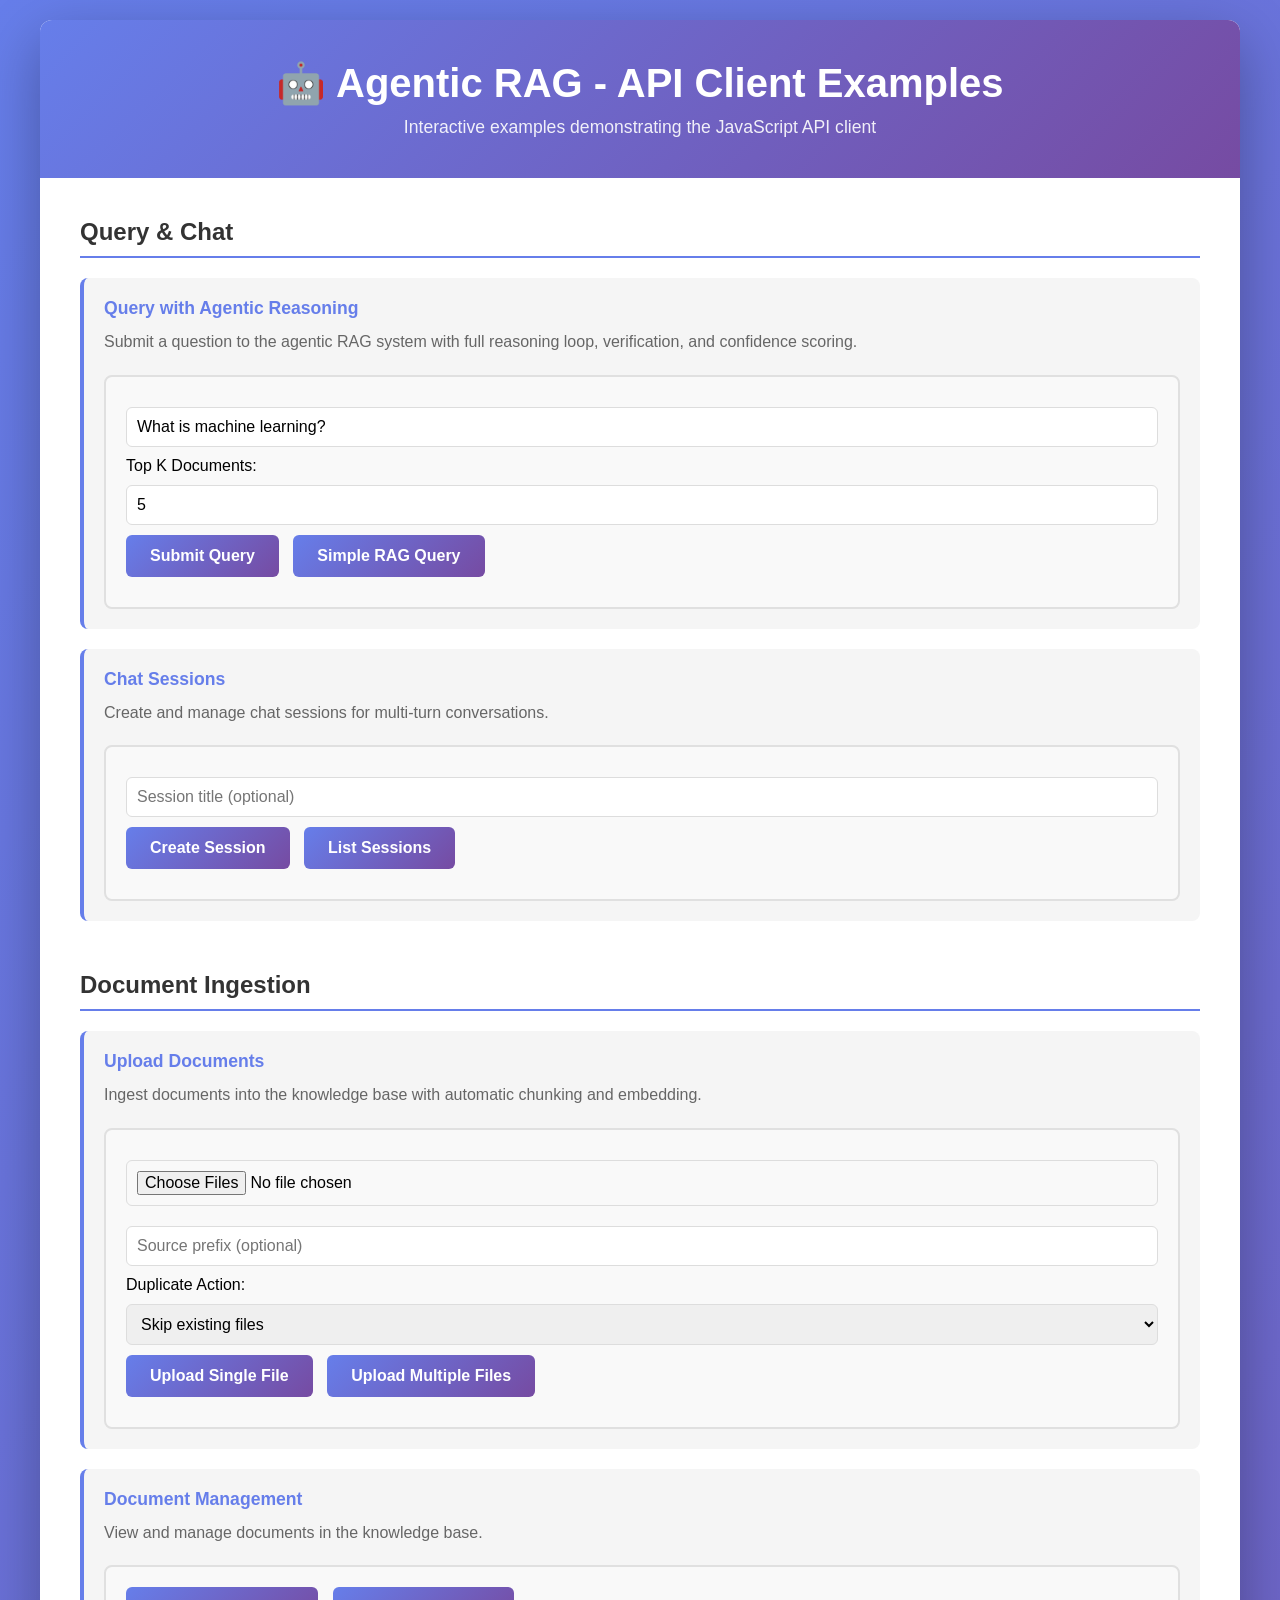
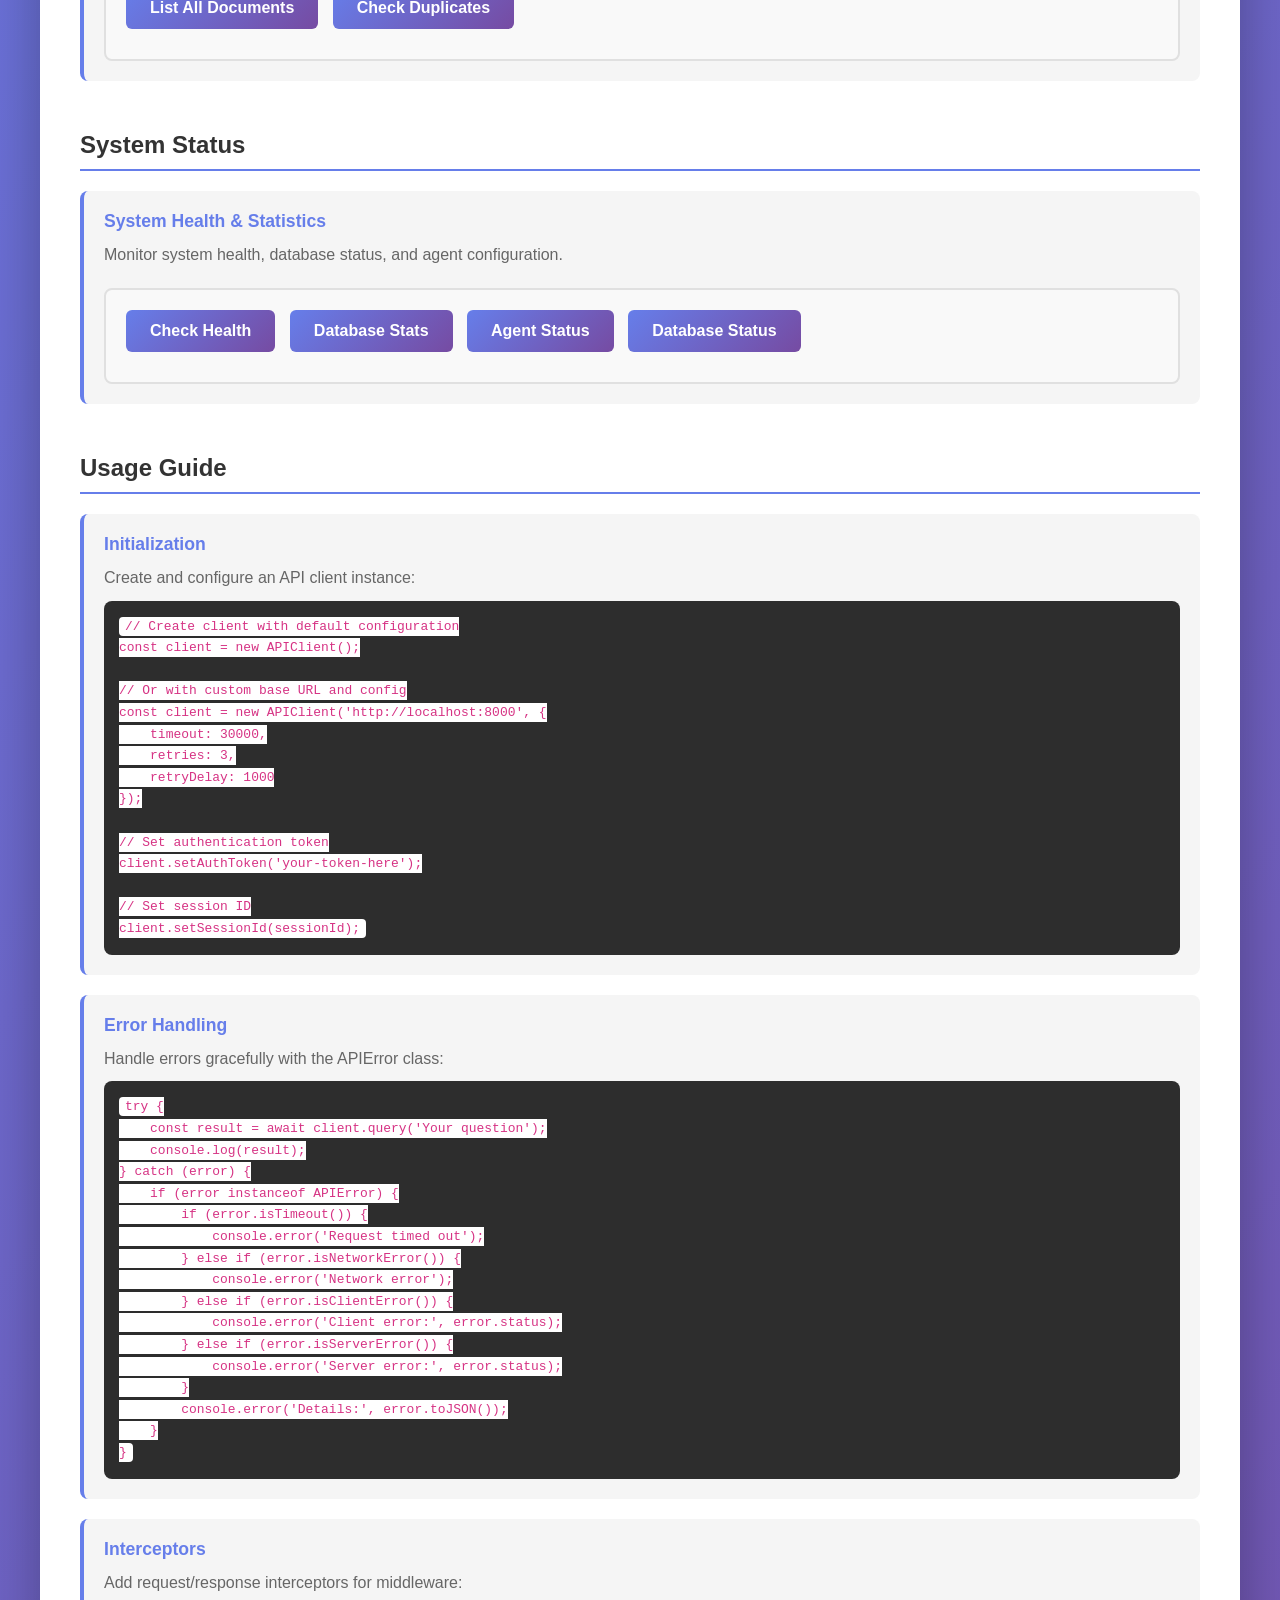
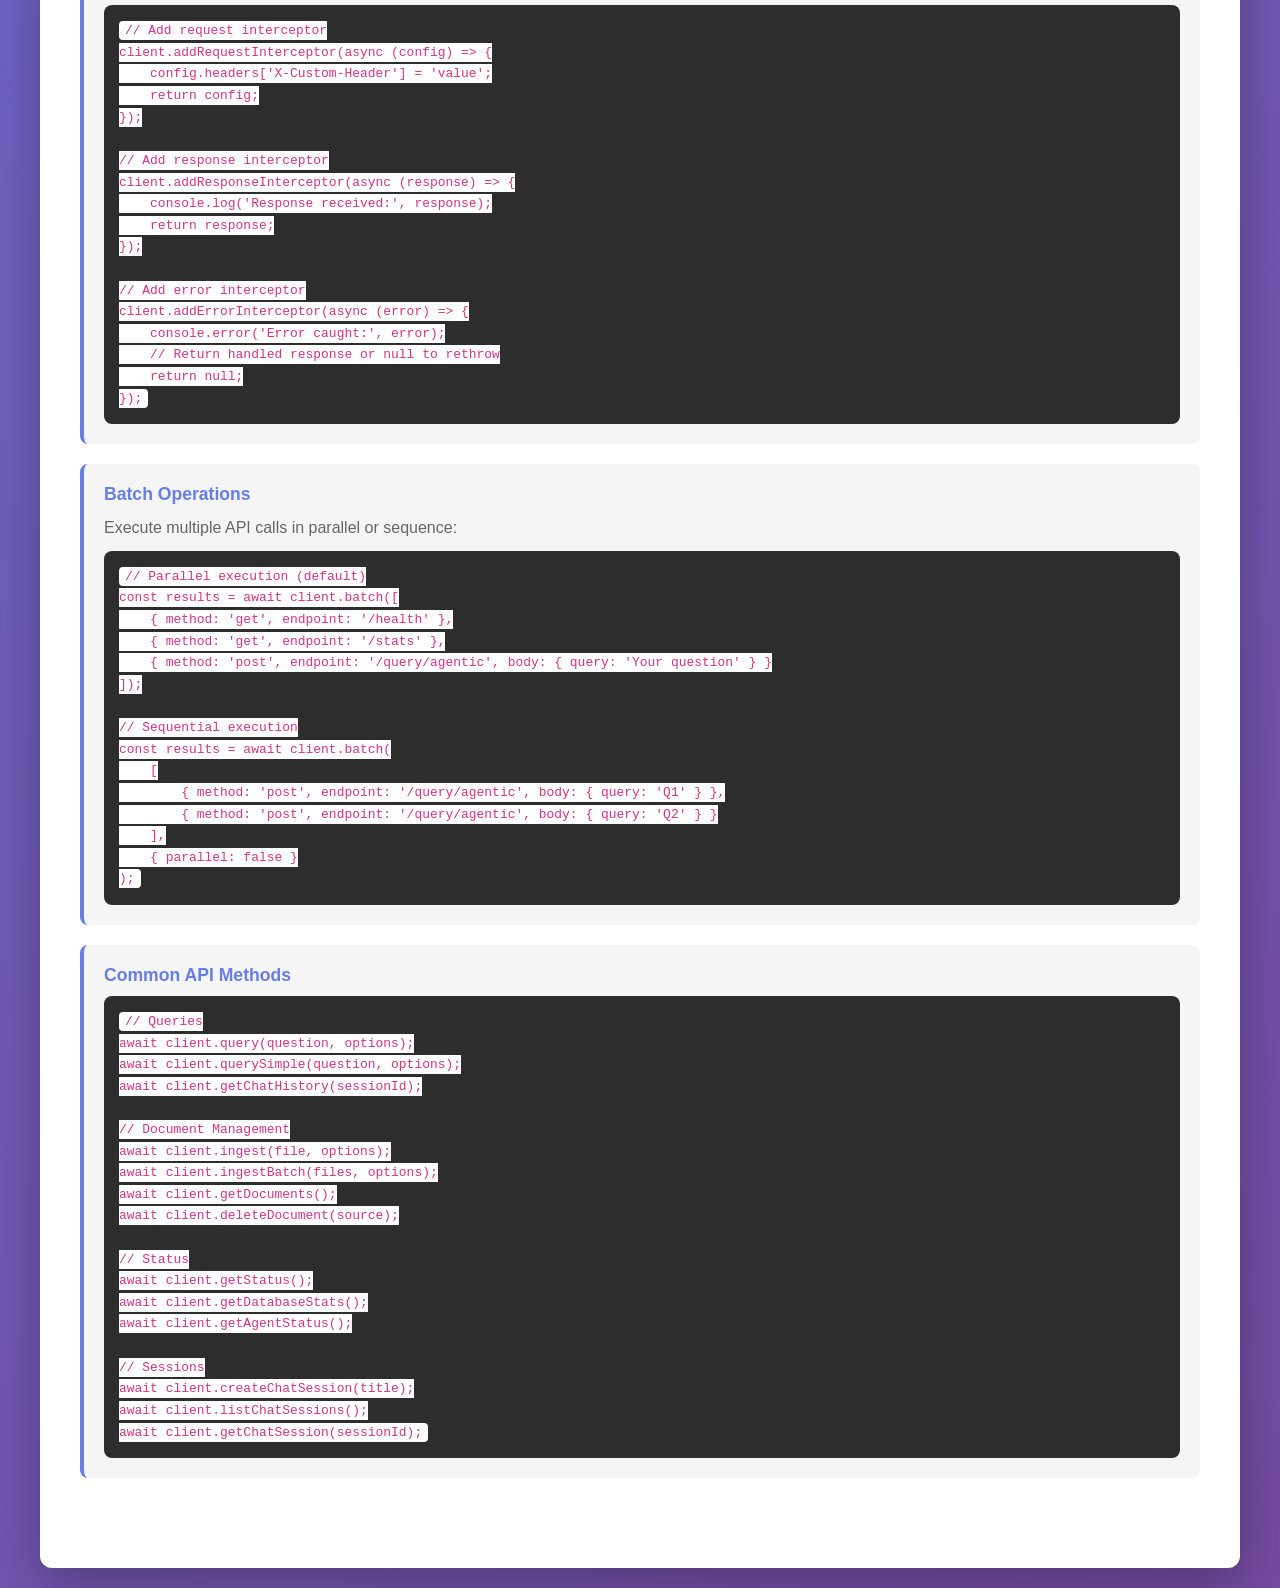
<file: static/js/api-client-example.html>
<!DOCTYPE html>
<html lang="en">
<head>
    <meta charset="UTF-8">
    <meta name="viewport" content="width=device-width, initial-scale=1.0">
    <title>API Client Examples - Agentic RAG</title>
    <style>
        * {
            margin: 0;
            padding: 0;
            box-sizing: border-box;
        }

        body {
            font-family: -apple-system, BlinkMacSystemFont, 'Segoe UI', Roboto, Oxygen, Ubuntu, Cantarell, sans-serif;
            background: linear-gradient(135deg, #667eea 0%, #764ba2 100%);
            min-height: 100vh;
            padding: 20px;
        }

        .container {
            max-width: 1200px;
            margin: 0 auto;
            background: white;
            border-radius: 12px;
            box-shadow: 0 20px 60px rgba(0, 0, 0, 0.3);
            overflow: hidden;
        }

        header {
            background: linear-gradient(135deg, #667eea 0%, #764ba2 100%);
            color: white;
            padding: 40px 20px;
            text-align: center;
        }

        header h1 {
            font-size: 2.5em;
            margin-bottom: 10px;
        }

        header p {
            font-size: 1.1em;
            opacity: 0.9;
        }

        .content {
            padding: 40px;
        }

        .section {
            margin-bottom: 50px;
        }

        .section h2 {
            color: #333;
            margin-bottom: 20px;
            padding-bottom: 10px;
            border-bottom: 2px solid #667eea;
        }

        .example {
            background: #f5f5f5;
            padding: 20px;
            border-radius: 8px;
            margin-bottom: 20px;
            border-left: 4px solid #667eea;
        }

        .example h3 {
            color: #667eea;
            margin-bottom: 10px;
            font-size: 1.1em;
        }

        .example p {
            color: #666;
            line-height: 1.6;
            margin-bottom: 10px;
        }

        code {
            background: #fff;
            padding: 2px 6px;
            border-radius: 4px;
            font-family: 'Monaco', 'Courier New', monospace;
            font-size: 0.9em;
            color: #d63384;
        }

        pre {
            background: #2d2d2d;
            color: #f8f8f2;
            padding: 15px;
            border-radius: 8px;
            overflow-x: auto;
            font-family: 'Monaco', 'Courier New', monospace;
            font-size: 0.9em;
            line-height: 1.5;
            margin-top: 10px;
        }

        .demo-area {
            background: #f9f9f9;
            padding: 20px;
            border-radius: 8px;
            margin-top: 20px;
            border: 2px solid #e0e0e0;
        }

        input, textarea, select {
            width: 100%;
            padding: 10px;
            margin: 10px 0;
            border: 1px solid #ddd;
            border-radius: 6px;
            font-family: inherit;
            font-size: 1em;
        }

        input:focus, textarea:focus, select:focus {
            outline: none;
            border-color: #667eea;
            box-shadow: 0 0 0 3px rgba(102, 126, 234, 0.1);
        }

        button {
            background: linear-gradient(135deg, #667eea 0%, #764ba2 100%);
            color: white;
            padding: 12px 24px;
            border: none;
            border-radius: 6px;
            cursor: pointer;
            font-size: 1em;
            font-weight: 600;
            transition: transform 0.2s, box-shadow 0.2s;
            margin-right: 10px;
            margin-bottom: 10px;
        }

        button:hover {
            transform: translateY(-2px);
            box-shadow: 0 10px 20px rgba(102, 126, 234, 0.3);
        }

        button:active {
            transform: translateY(0);
        }

        .output {
            background: #2d2d2d;
            color: #f8f8f2;
            padding: 15px;
            border-radius: 8px;
            margin-top: 15px;
            max-height: 300px;
            overflow-y: auto;
            font-family: 'Monaco', 'Courier New', monospace;
            font-size: 0.85em;
            line-height: 1.5;
        }

        .success {
            color: #90ee90;
        }

        .error {
            color: #ff6b6b;
        }

        .info {
            color: #87ceeb;
        }

        .warning {
            color: #ffa500;
        }

        .grid {
            display: grid;
            grid-template-columns: 1fr 1fr;
            gap: 20px;
            margin-bottom: 20px;
        }

        @media (max-width: 768px) {
            .grid {
                grid-template-columns: 1fr;
            }

            header h1 {
                font-size: 1.8em;
            }

            .content {
                padding: 20px;
            }
        }

        .loading {
            display: inline-block;
            width: 20px;
            height: 20px;
            border: 3px solid rgba(255, 255, 255, 0.3);
            border-radius: 50%;
            border-top-color: white;
            animation: spin 0.8s linear infinite;
        }

        @keyframes spin {
            to { transform: rotate(360deg); }
        }

        .status-badge {
            display: inline-block;
            padding: 4px 8px;
            border-radius: 4px;
            font-size: 0.85em;
            font-weight: 600;
        }

        .status-badge.healthy {
            background: #d4edda;
            color: #155724;
        }

        .status-badge.degraded {
            background: #fff3cd;
            color: #856404;
        }

        .status-badge.unhealthy {
            background: #f8d7da;
            color: #721c24;
        }
    </style>
</head>
<body>
    <div class="container">
        <header>
            <h1>🤖 Agentic RAG - API Client Examples</h1>
            <p>Interactive examples demonstrating the JavaScript API client</p>
        </header>

        <div class="content">
            <!-- Query Examples -->
            <div class="section">
                <h2>Query & Chat</h2>

                <div class="example">
                    <h3>Query with Agentic Reasoning</h3>
                    <p>Submit a question to the agentic RAG system with full reasoning loop, verification, and confidence scoring.</p>
                    <div class="demo-area">
                        <input type="text" id="queryInput" placeholder="What would you like to know?" value="What is machine learning?">
                        <div>
                            <label>Top K Documents:</label>
                            <input type="number" id="topK" value="5" min="1" max="20">
                        </div>
                        <button onclick="demoQuery()">Submit Query</button>
                        <button onclick="demoQuerySimple()">Simple RAG Query</button>
                        <div id="queryOutput" class="output" style="display: none;"></div>
                    </div>
                </div>

                <div class="example">
                    <h3>Chat Sessions</h3>
                    <p>Create and manage chat sessions for multi-turn conversations.</p>
                    <div class="demo-area">
                        <input type="text" id="sessionTitle" placeholder="Session title (optional)">
                        <button onclick="demoCreateSession()">Create Session</button>
                        <button onclick="demoListSessions()">List Sessions</button>
                        <div id="sessionOutput" class="output" style="display: none;"></div>
                    </div>
                </div>
            </div>

            <!-- Document Ingestion -->
            <div class="section">
                <h2>Document Ingestion</h2>

                <div class="example">
                    <h3>Upload Documents</h3>
                    <p>Ingest documents into the knowledge base with automatic chunking and embedding.</p>
                    <div class="demo-area">
                        <input type="file" id="fileInput" multiple>
                        <input type="text" id="sourcePrefix" placeholder="Source prefix (optional)">
                        <div>
                            <label>Duplicate Action:</label>
                            <select id="duplicateAction">
                                <option value="skip">Skip existing files</option>
                                <option value="append">Append to existing</option>
                                <option value="replace">Replace existing</option>
                            </select>
                        </div>
                        <button onclick="demoIngest()">Upload Single File</button>
                        <button onclick="demoIngestBatch()">Upload Multiple Files</button>
                        <div id="ingestOutput" class="output" style="display: none;"></div>
                        <div id="uploadProgress" style="margin-top: 10px; display: none;">
                            <div style="background: #e0e0e0; border-radius: 4px; height: 20px; overflow: hidden;">
                                <div id="progressBar" style="background: linear-gradient(90deg, #667eea, #764ba2); height: 100%; width: 0%; transition: width 0.3s;"></div>
                            </div>
                            <div id="progressText" style="text-align: center; margin-top: 5px; color: #666;"></div>
                        </div>
                    </div>
                </div>

                <div class="example">
                    <h3>Document Management</h3>
                    <p>View and manage documents in the knowledge base.</p>
                    <div class="demo-area">
                        <button onclick="demoGetDocuments()">List All Documents</button>
                        <button onclick="demoCheckDuplicates()">Check Duplicates</button>
                        <div id="docOutput" class="output" style="display: none;"></div>
                    </div>
                </div>
            </div>

            <!-- System Status -->
            <div class="section">
                <h2>System Status</h2>

                <div class="example">
                    <h3>System Health & Statistics</h3>
                    <p>Monitor system health, database status, and agent configuration.</p>
                    <div class="demo-area">
                        <button onclick="demoHealth()">Check Health</button>
                        <button onclick="demoStats()">Database Stats</button>
                        <button onclick="demoAgentStatus()">Agent Status</button>
                        <button onclick="demoDatabaseStatus()">Database Status</button>
                        <div id="statusOutput" class="output" style="display: none;"></div>
                    </div>
                </div>
            </div>

            <!-- API Client Usage Guide -->
            <div class="section">
                <h2>Usage Guide</h2>

                <div class="example">
                    <h3>Initialization</h3>
                    <p>Create and configure an API client instance:</p>
                    <pre><code>// Create client with default configuration
const client = new APIClient();

// Or with custom base URL and config
const client = new APIClient('http://localhost:8000', {
    timeout: 30000,
    retries: 3,
    retryDelay: 1000
});

// Set authentication token
client.setAuthToken('your-token-here');

// Set session ID
client.setSessionId(sessionId);</code></pre>
                </div>

                <div class="example">
                    <h3>Error Handling</h3>
                    <p>Handle errors gracefully with the APIError class:</p>
                    <pre><code>try {
    const result = await client.query('Your question');
    console.log(result);
} catch (error) {
    if (error instanceof APIError) {
        if (error.isTimeout()) {
            console.error('Request timed out');
        } else if (error.isNetworkError()) {
            console.error('Network error');
        } else if (error.isClientError()) {
            console.error('Client error:', error.status);
        } else if (error.isServerError()) {
            console.error('Server error:', error.status);
        }
        console.error('Details:', error.toJSON());
    }
}</code></pre>
                </div>

                <div class="example">
                    <h3>Interceptors</h3>
                    <p>Add request/response interceptors for middleware:</p>
                    <pre><code>// Add request interceptor
client.addRequestInterceptor(async (config) => {
    config.headers['X-Custom-Header'] = 'value';
    return config;
});

// Add response interceptor
client.addResponseInterceptor(async (response) => {
    console.log('Response received:', response);
    return response;
});

// Add error interceptor
client.addErrorInterceptor(async (error) => {
    console.error('Error caught:', error);
    // Return handled response or null to rethrow
    return null;
});</code></pre>
                </div>

                <div class="example">
                    <h3>Batch Operations</h3>
                    <p>Execute multiple API calls in parallel or sequence:</p>
                    <pre><code>// Parallel execution (default)
const results = await client.batch([
    { method: 'get', endpoint: '/health' },
    { method: 'get', endpoint: '/stats' },
    { method: 'post', endpoint: '/query/agentic', body: { query: 'Your question' } }
]);

// Sequential execution
const results = await client.batch(
    [
        { method: 'post', endpoint: '/query/agentic', body: { query: 'Q1' } },
        { method: 'post', endpoint: '/query/agentic', body: { query: 'Q2' } }
    ],
    { parallel: false }
);</code></pre>
                </div>

                <div class="example">
                    <h3>Common API Methods</h3>
                    <pre><code>// Queries
await client.query(question, options);
await client.querySimple(question, options);
await client.getChatHistory(sessionId);

// Document Management
await client.ingest(file, options);
await client.ingestBatch(files, options);
await client.getDocuments();
await client.deleteDocument(source);

// Status
await client.getStatus();
await client.getDatabaseStats();
await client.getAgentStatus();

// Sessions
await client.createChatSession(title);
await client.listChatSessions();
await client.getChatSession(sessionId);</code></pre>
                </div>
            </div>
        </div>
    </div>

    <script src="api-client.js"></script>
    <script>
        // Initialize client
        const client = new APIClient();
        
        // Add logging interceptor
        client.addResponseInterceptor(async (response) => {
            console.log('API Response:', response);
            return response;
        });

        // Demo functions
        async function demoQuery() {
            const query = document.getElementById('queryInput').value;
            const topK = parseInt(document.getElementById('topK').value);
            const output = document.getElementById('queryOutput');
            
            if (!query.trim()) {
                showOutput(output, 'Please enter a question', 'error');
                return;
            }

            showOutput(output, 'Loading...', 'info');

            try {
                const result = await client.query(query, { top_k: topK });
                showOutput(output, formatJSON(result), 'success');
            } catch (error) {
                showOutput(output, `Error: ${error.message}`, 'error');
            }
        }

        async function demoQuerySimple() {
            const query = document.getElementById('queryInput').value;
            const topK = parseInt(document.getElementById('topK').value);
            const output = document.getElementById('queryOutput');
            
            if (!query.trim()) {
                showOutput(output, 'Please enter a question', 'error');
                return;
            }

            showOutput(output, 'Loading...', 'info');

            try {
                const result = await client.querySimple(query, { top_k: topK });
                showOutput(output, formatJSON(result), 'success');
            } catch (error) {
                showOutput(output, `Error: ${error.message}`, 'error');
            }
        }

        async function demoCreateSession() {
            const title = document.getElementById('sessionTitle').value || undefined;
            const output = document.getElementById('sessionOutput');
            
            showOutput(output, 'Creating session...', 'info');

            try {
                const result = await client.createChatSession(title);
                showOutput(output, formatJSON(result), 'success');
            } catch (error) {
                showOutput(output, `Error: ${error.message}`, 'error');
            }
        }

        async function demoListSessions() {
            const output = document.getElementById('sessionOutput');
            showOutput(output, 'Loading sessions...', 'info');

            try {
                const result = await client.listChatSessions();
                showOutput(output, formatJSON(result), 'success');
            } catch (error) {
                showOutput(output, `Error: ${error.message}`, 'error');
            }
        }

        async function demoIngest() {
            const fileInput = document.getElementById('fileInput');
            const output = document.getElementById('ingestOutput');
            const progressDiv = document.getElementById('uploadProgress');
            
            if (!fileInput.files.length) {
                showOutput(output, 'Please select a file', 'error');
                return;
            }

            const file = fileInput.files[0];
            const sourcePrefix = document.getElementById('sourcePrefix').value || undefined;
            
            showOutput(output, 'Uploading...', 'info');
            progressDiv.style.display = 'block';

            try {
                const result = await client.ingest(file, {
                    sourcePrefix,
                    onProgress: (percent) => {
                        document.getElementById('progressBar').style.width = percent + '%';
                        document.getElementById('progressText').textContent = percent + '%';
                    }
                });
                showOutput(output, formatJSON(result), 'success');
                progressDiv.style.display = 'none';
            } catch (error) {
                showOutput(output, `Error: ${error.message}`, 'error');
                progressDiv.style.display = 'none';
            }
        }

        async function demoIngestBatch() {
            const fileInput = document.getElementById('fileInput');
            const output = document.getElementById('ingestOutput');
            const progressDiv = document.getElementById('uploadProgress');
            
            if (!fileInput.files.length) {
                showOutput(output, 'Please select files', 'error');
                return;
            }

            const sourcePrefix = document.getElementById('sourcePrefix').value || undefined;
            const duplicateAction = document.getElementById('duplicateAction').value;
            
            showOutput(output, 'Uploading batch...', 'info');
            progressDiv.style.display = 'block';

            try {
                const result = await client.ingestBatch(fileInput.files, {
                    sourcePrefix,
                    duplicateAction,
                    onProgress: (percent) => {
                        document.getElementById('progressBar').style.width = percent + '%';
                        document.getElementById('progressText').textContent = percent + '%';
                    }
                });
                showOutput(output, formatJSON(result), 'success');
                progressDiv.style.display = 'none';
            } catch (error) {
                showOutput(output, `Error: ${error.message}`, 'error');
                progressDiv.style.display = 'none';
            }
        }

        async function demoGetDocuments() {
            const output = document.getElementById('docOutput');
            showOutput(output, 'Loading documents...', 'info');

            try {
                const result = await client.getDocuments();
                showOutput(output, formatJSON(result), 'success');
            } catch (error) {
                showOutput(output, `Error: ${error.message}`, 'error');
            }
        }

        async function demoCheckDuplicates() {
            const output = document.getElementById('docOutput');
            showOutput(output, 'Checking duplicates...', 'info');

            try {
                const result = await client.checkDuplicates(['test1.pdf', 'test2.pdf']);
                showOutput(output, formatJSON(result), 'success');
            } catch (error) {
                showOutput(output, `Error: ${error.message}`, 'error');
            }
        }

        async function demoHealth() {
            const output = document.getElementById('statusOutput');
            showOutput(output, 'Checking health...', 'info');

            try {
                const result = await client.getStatus();
                const statusClass = result.status === 'healthy' ? 'healthy' : 
                                   result.status === 'degraded' ? 'degraded' : 'unhealthy';
                showOutput(output, 
                    `<span class="status-badge ${statusClass}">${result.status.toUpperCase()}</span>\n` + 
                    formatJSON(result), 
                    'success');
            } catch (error) {
                showOutput(output, `Error: ${error.message}`, 'error');
            }
        }

        async function demoStats() {
            const output = document.getElementById('statusOutput');
            showOutput(output, 'Loading stats...', 'info');

            try {
                const result = await client.getDatabaseStats();
                showOutput(output, formatJSON(result), 'success');
            } catch (error) {
                showOutput(output, `Error: ${error.message}`, 'error');
            }
        }

        async function demoAgentStatus() {
            const output = document.getElementById('statusOutput');
            showOutput(output, 'Loading agent status...', 'info');

            try {
                const result = await client.getAgentStatus();
                showOutput(output, formatJSON(result), 'success');
            } catch (error) {
                showOutput(output, `Error: ${error.message}`, 'error');
            }
        }

        async function demoDatabaseStatus() {
            const output = document.getElementById('statusOutput');
            showOutput(output, 'Loading database status...', 'info');

            try {
                const result = await client.getDatabaseStatus();
                showOutput(output, formatJSON(result), 'success');
            } catch (error) {
                showOutput(output, `Error: ${error.message}`, 'error');
            }
        }

        function showOutput(element, content, type) {
            element.style.display = 'block';
            element.innerHTML = `<div class="${type}">${content}</div>`;
        }

        function formatJSON(obj) {
            return JSON.stringify(obj, null, 2)
                .replace(/&/g, '&amp;')
                .replace(/</g, '&lt;')
                .replace(/>/g, '&gt;');
        }
    </script>
</body>
</html>
</file>
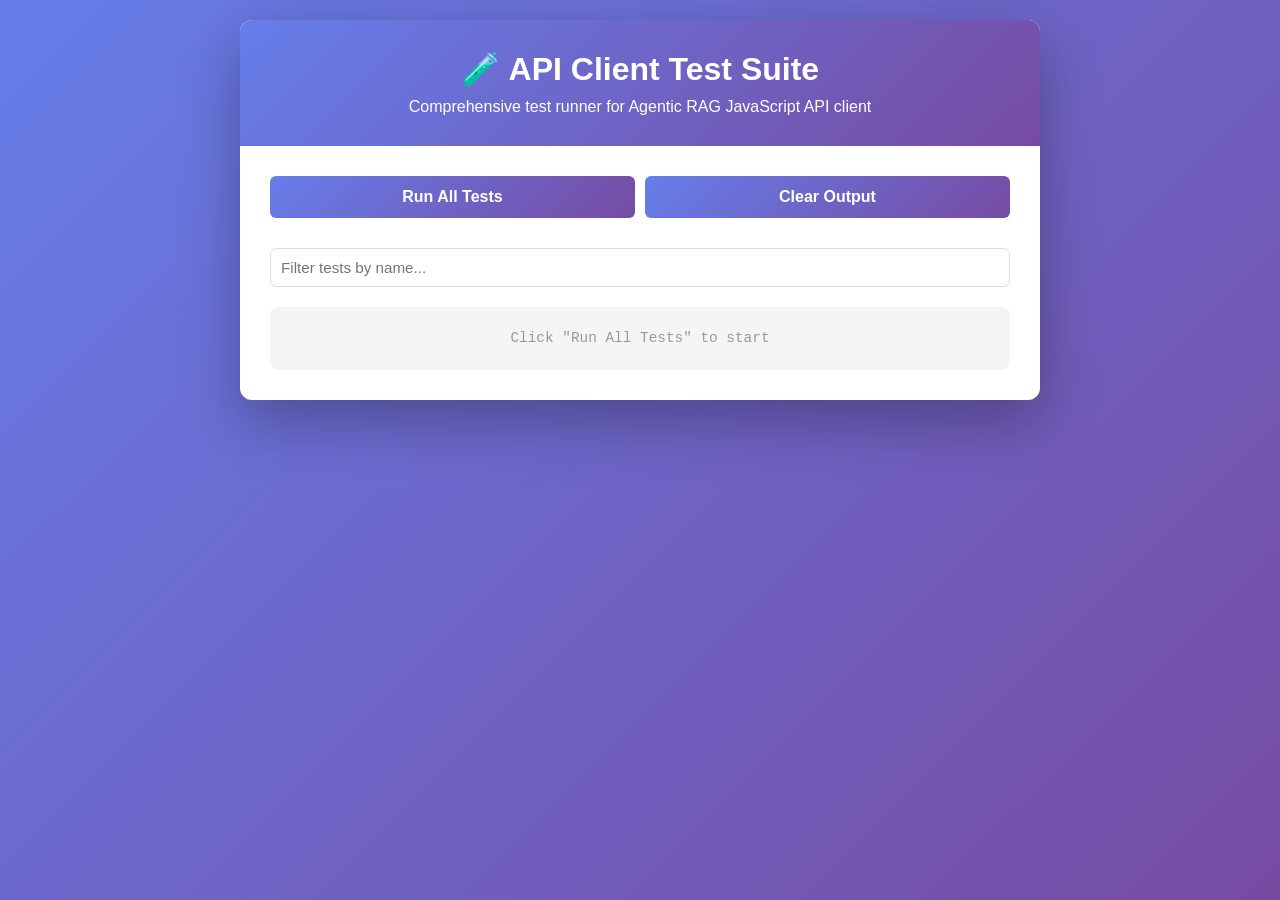
<file: static/js/api-client-test.html>
<!DOCTYPE html>
<html lang="en">
<head>
    <meta charset="UTF-8">
    <meta name="viewport" content="width=device-width, initial-scale=1.0">
    <title>API Client Tests</title>
    <style>
        * {
            margin: 0;
            padding: 0;
            box-sizing: border-box;
        }

        body {
            font-family: -apple-system, BlinkMacSystemFont, 'Segoe UI', Roboto, sans-serif;
            background: linear-gradient(135deg, #667eea 0%, #764ba2 100%);
            min-height: 100vh;
            padding: 20px;
        }

        .container {
            max-width: 800px;
            margin: 0 auto;
            background: white;
            border-radius: 12px;
            box-shadow: 0 20px 60px rgba(0, 0, 0, 0.3);
            overflow: hidden;
        }

        header {
            background: linear-gradient(135deg, #667eea 0%, #764ba2 100%);
            color: white;
            padding: 30px 20px;
            text-align: center;
        }

        header h1 {
            font-size: 2em;
            margin-bottom: 10px;
        }

        .content {
            padding: 30px;
        }

        .controls {
            display: flex;
            gap: 10px;
            margin-bottom: 30px;
        }

        button {
            background: linear-gradient(135deg, #667eea 0%, #764ba2 100%);
            color: white;
            padding: 12px 24px;
            border: none;
            border-radius: 6px;
            cursor: pointer;
            font-size: 1em;
            font-weight: 600;
            transition: transform 0.2s, box-shadow 0.2s;
            flex: 1;
        }

        button:hover {
            transform: translateY(-2px);
            box-shadow: 0 10px 20px rgba(102, 126, 234, 0.3);
        }

        button:active {
            transform: translateY(0);
        }

        button:disabled {
            opacity: 0.6;
            cursor: not-allowed;
        }

        .output {
            background: #f5f5f5;
            border-radius: 8px;
            padding: 20px;
            font-family: 'Monaco', 'Courier New', monospace;
            font-size: 0.9em;
            line-height: 1.6;
            max-height: 600px;
            overflow-y: auto;
            color: #333;
        }

        .test-result {
            margin-bottom: 15px;
            padding: 12px;
            border-left: 4px solid;
            background: #fafafa;
            border-radius: 4px;
        }

        .test-result.pass {
            border-left-color: #4caf50;
            background: #f1f8f6;
            color: #1b5e20;
        }

        .test-result.fail {
            border-left-color: #f44336;
            background: #ffebee;
            color: #b71c1c;
        }

        .test-name {
            font-weight: 600;
            margin-bottom: 5px;
        }

        .test-error {
            font-size: 0.85em;
            margin-top: 8px;
            padding-top: 8px;
            border-top: 1px solid rgba(0, 0, 0, 0.1);
        }

        .summary {
            background: linear-gradient(135deg, #667eea 0%, #764ba2 100%);
            color: white;
            padding: 20px;
            border-radius: 8px;
            margin-bottom: 20px;
            display: grid;
            grid-template-columns: 1fr 1fr 1fr;
            gap: 20px;
            text-align: center;
        }

        .summary-item h3 {
            font-size: 0.9em;
            opacity: 0.9;
            margin-bottom: 5px;
        }

        .summary-item .value {
            font-size: 2em;
            font-weight: bold;
        }

        .loading {
            text-align: center;
            padding: 40px;
        }

        .spinner {
            display: inline-block;
            width: 40px;
            height: 40px;
            border: 4px solid rgba(102, 126, 234, 0.3);
            border-radius: 50%;
            border-top-color: #667eea;
            animation: spin 0.8s linear infinite;
        }

        @keyframes spin {
            to { transform: rotate(360deg); }
        }

        .test-filter {
            margin-bottom: 20px;
            display: flex;
            gap: 10px;
        }

        .test-filter input {
            flex: 1;
            padding: 10px;
            border: 1px solid #ddd;
            border-radius: 6px;
            font-size: 0.95em;
        }

        .test-filter input:focus {
            outline: none;
            border-color: #667eea;
            box-shadow: 0 0 0 3px rgba(102, 126, 234, 0.1);
        }

        @media (max-width: 600px) {
            .summary {
                grid-template-columns: 1fr;
            }

            .controls {
                flex-direction: column;
            }
        }
    </style>
</head>
<body>
    <div class="container">
        <header>
            <h1>🧪 API Client Test Suite</h1>
            <p>Comprehensive test runner for Agentic RAG JavaScript API client</p>
        </header>

        <div class="content">
            <div class="controls">
                <button onclick="runTests()">Run All Tests</button>
                <button onclick="clearOutput()">Clear Output</button>
            </div>

            <div class="test-filter">
                <input 
                    type="text" 
                    id="filterInput" 
                    placeholder="Filter tests by name..."
                    onkeyup="filterTests()"
                >
            </div>

            <div id="summary" class="summary" style="display: none;">
                <div class="summary-item">
                    <h3>Total Tests</h3>
                    <div class="value" id="totalTests">0</div>
                </div>
                <div class="summary-item">
                    <h3>Passed</h3>
                    <div class="value" id="passedTests" style="color: #4caf50;">0</div>
                </div>
                <div class="summary-item">
                    <h3>Failed</h3>
                    <div class="value" id="failedTests" style="color: #f44336;">0</div>
                </div>
            </div>

            <div id="output" class="output">
                <p style="color: #999; text-align: center;">Click "Run All Tests" to start</p>
            </div>
        </div>
    </div>

    <script src="api-client.js"></script>
    <script src="api-client-test.js"></script>
    <script>
        let testResults = [];

        async function runTests() {
            const outputDiv = document.getElementById('output');
            const summaryDiv = document.getElementById('summary');
            
            outputDiv.innerHTML = '<div class="loading"><div class="spinner"></div><p>Running tests...</p></div>';
            summaryDiv.style.display = 'none';

            // Capture test results
            const originalTests = TestRunner.tests;
            TestRunner.tests = originalTests;
            TestRunner.passed = 0;
            TestRunner.failed = 0;
            testResults = [];

            const originalLog = console.log;
            const originalError = console.error;

            console.log = () => {}; // Suppress test output
            console.error = () => {};

            let testIndex = 0;
            for (const test of TestRunner.tests) {
                try {
                    await test.fn();
                    TestRunner.passed++;
                    testResults.push({
                        name: test.name,
                        status: 'pass',
                        error: null
                    });
                } catch (error) {
                    TestRunner.failed++;
                    testResults.push({
                        name: test.name,
                        status: 'fail',
                        error: error.message
                    });
                }
                testIndex++;
            }

            console.log = originalLog;
            console.error = originalError;

            displayResults();
        }

        function displayResults() {
            const outputDiv = document.getElementById('output');
            const summaryDiv = document.getElementById('summary');

            let html = '';
            for (const result of testResults) {
                const status = result.status;
                const icon = status === 'pass' ? '✓' : '✗';
                
                html += `<div class="test-result ${status}">
                    <div class="test-name">${icon} ${result.name}</div>
                    ${result.error ? `<div class="test-error">${result.error}</div>` : ''}
                </div>`;
            }

            outputDiv.innerHTML = html;

            // Update summary
            document.getElementById('totalTests').textContent = testResults.length;
            document.getElementById('passedTests').textContent = TestRunner.passed;
            document.getElementById('failedTests').textContent = TestRunner.failed;
            summaryDiv.style.display = 'grid';
        }

        function filterTests() {
            const filterValue = document.getElementById('filterInput').value.toLowerCase();
            const testDivs = document.querySelectorAll('.test-result');

            testDivs.forEach(div => {
                const testName = div.querySelector('.test-name').textContent.toLowerCase();
                div.style.display = testName.includes(filterValue) ? 'block' : 'none';
            });
        }

        function clearOutput() {
            document.getElementById('output').innerHTML = '<p style="color: #999; text-align: center;">Output cleared</p>';
            document.getElementById('summary').style.display = 'none';
            document.getElementById('filterInput').value = '';
            testResults = [];
        }

        // Auto-run tests on load if query param is present
        if (new URLSearchParams(window.location.search).has('autorun')) {
            window.addEventListener('load', runTests);
        }
    </script>
</body>
</html>
</file>
